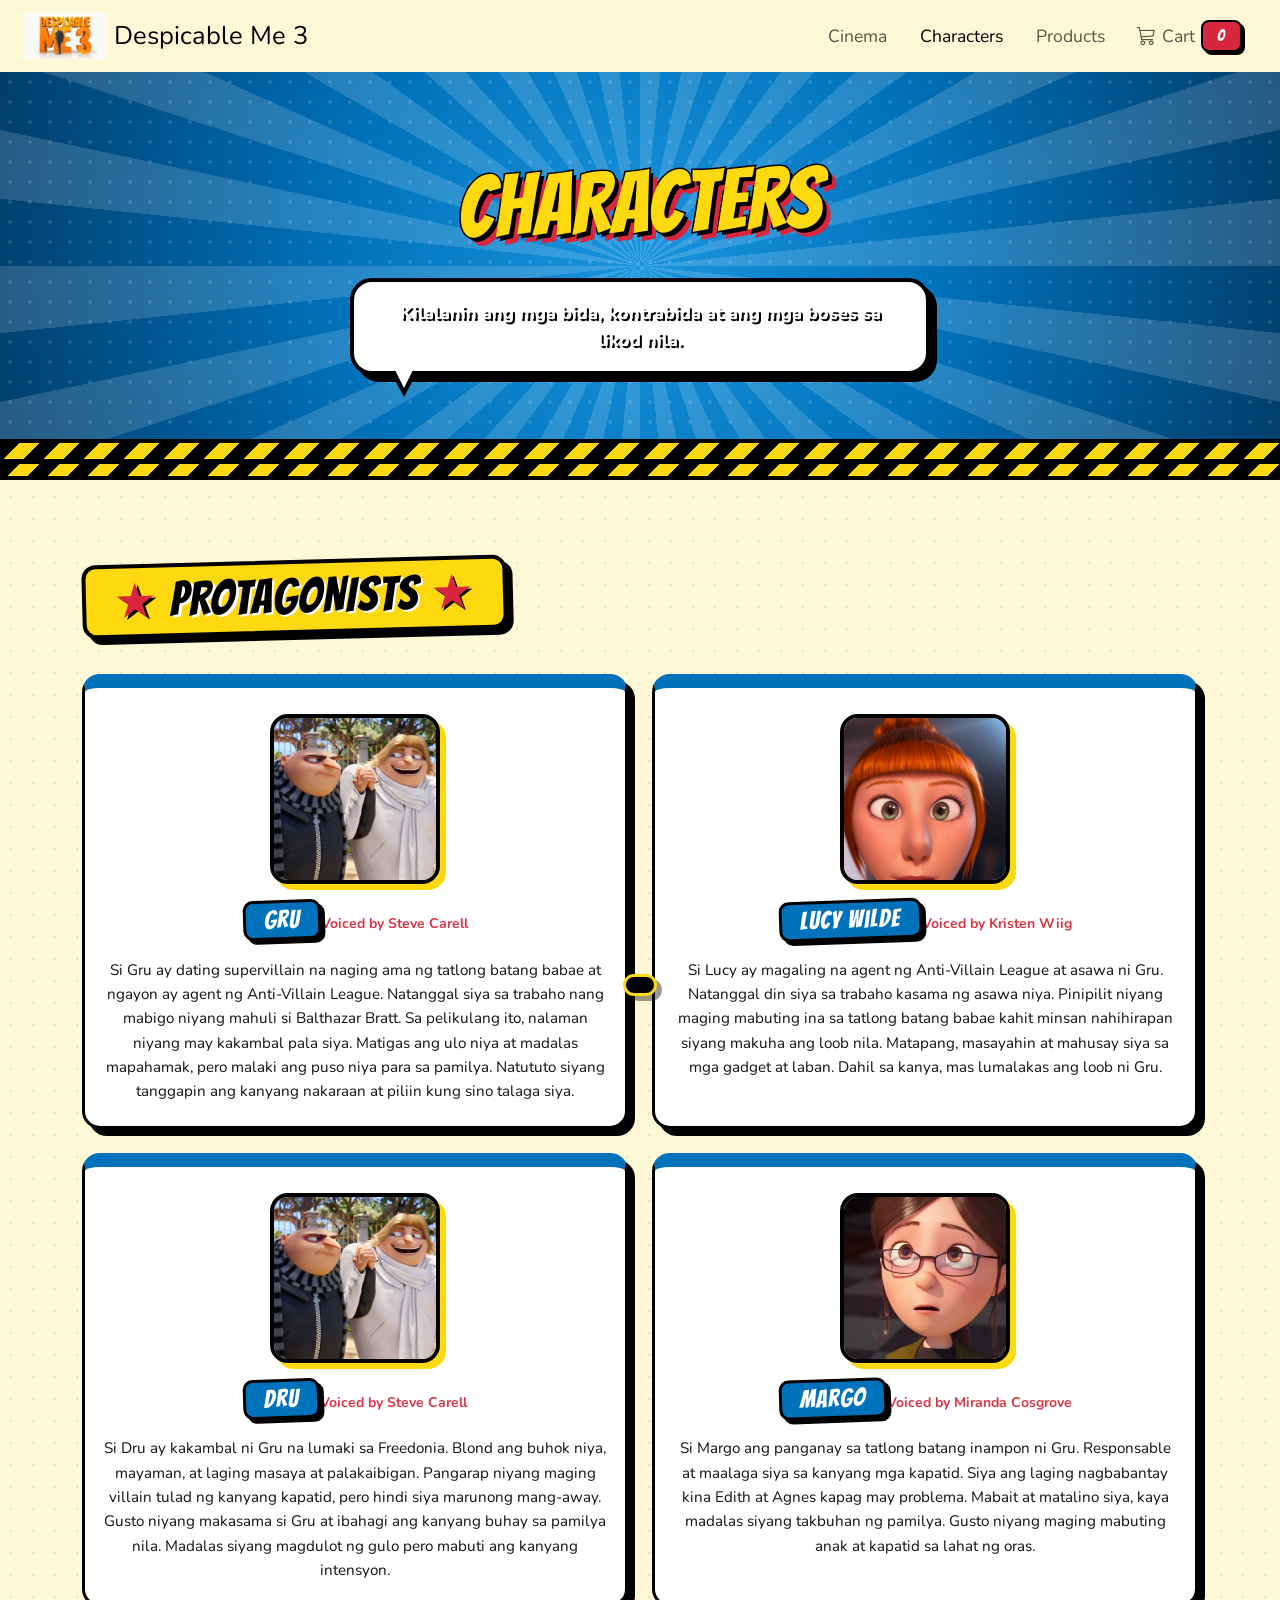
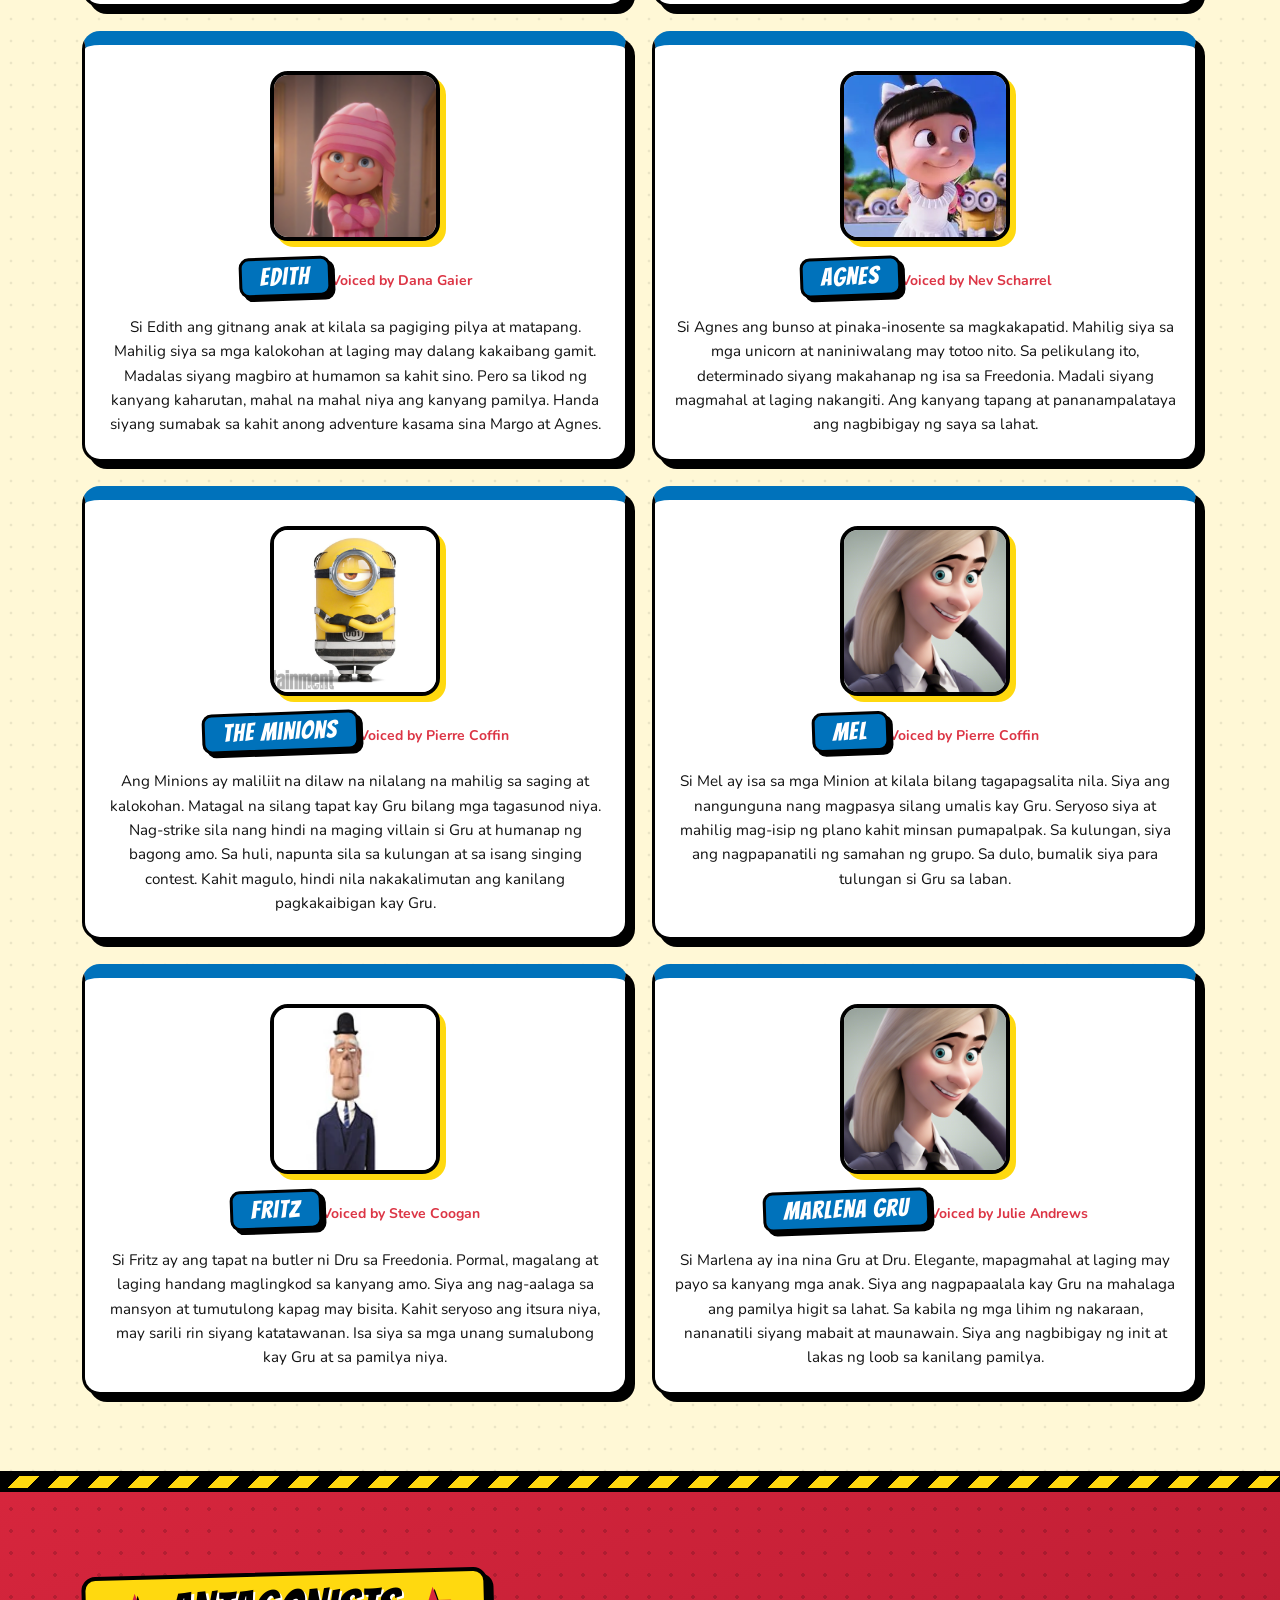
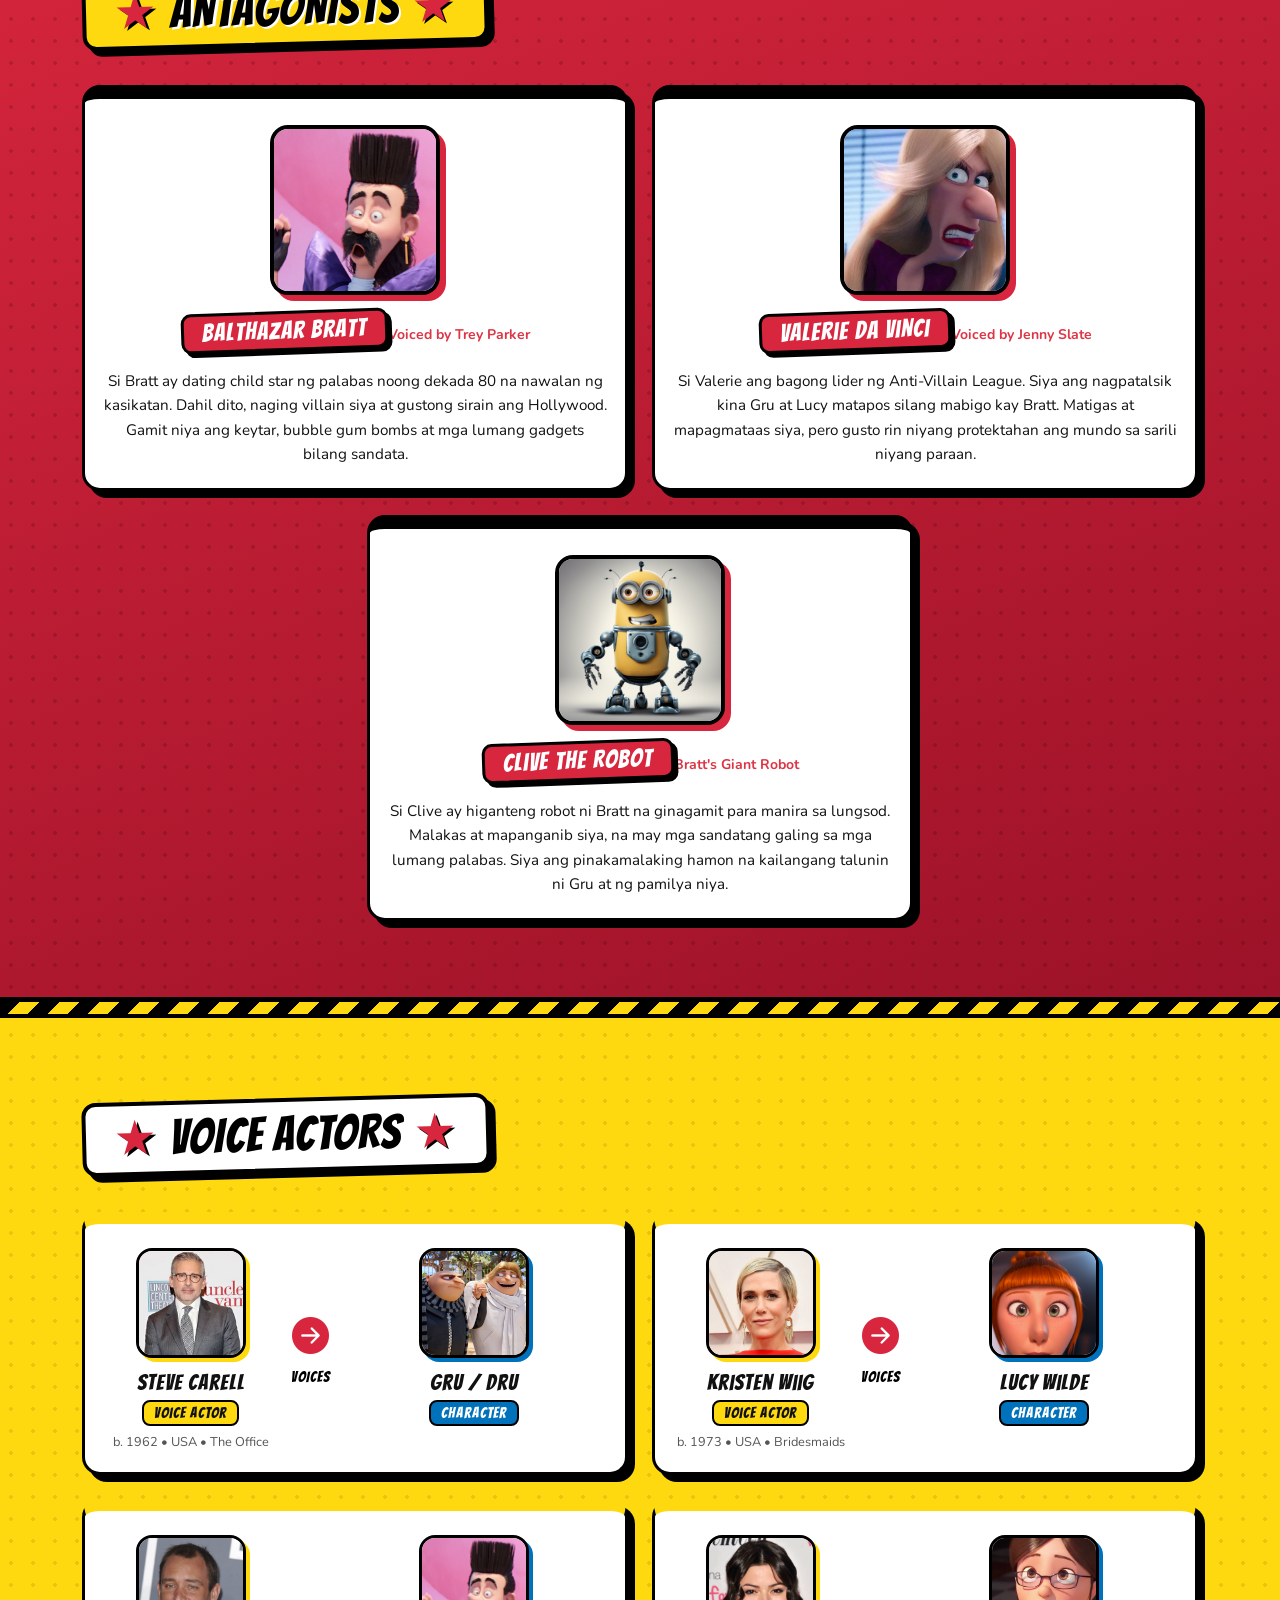
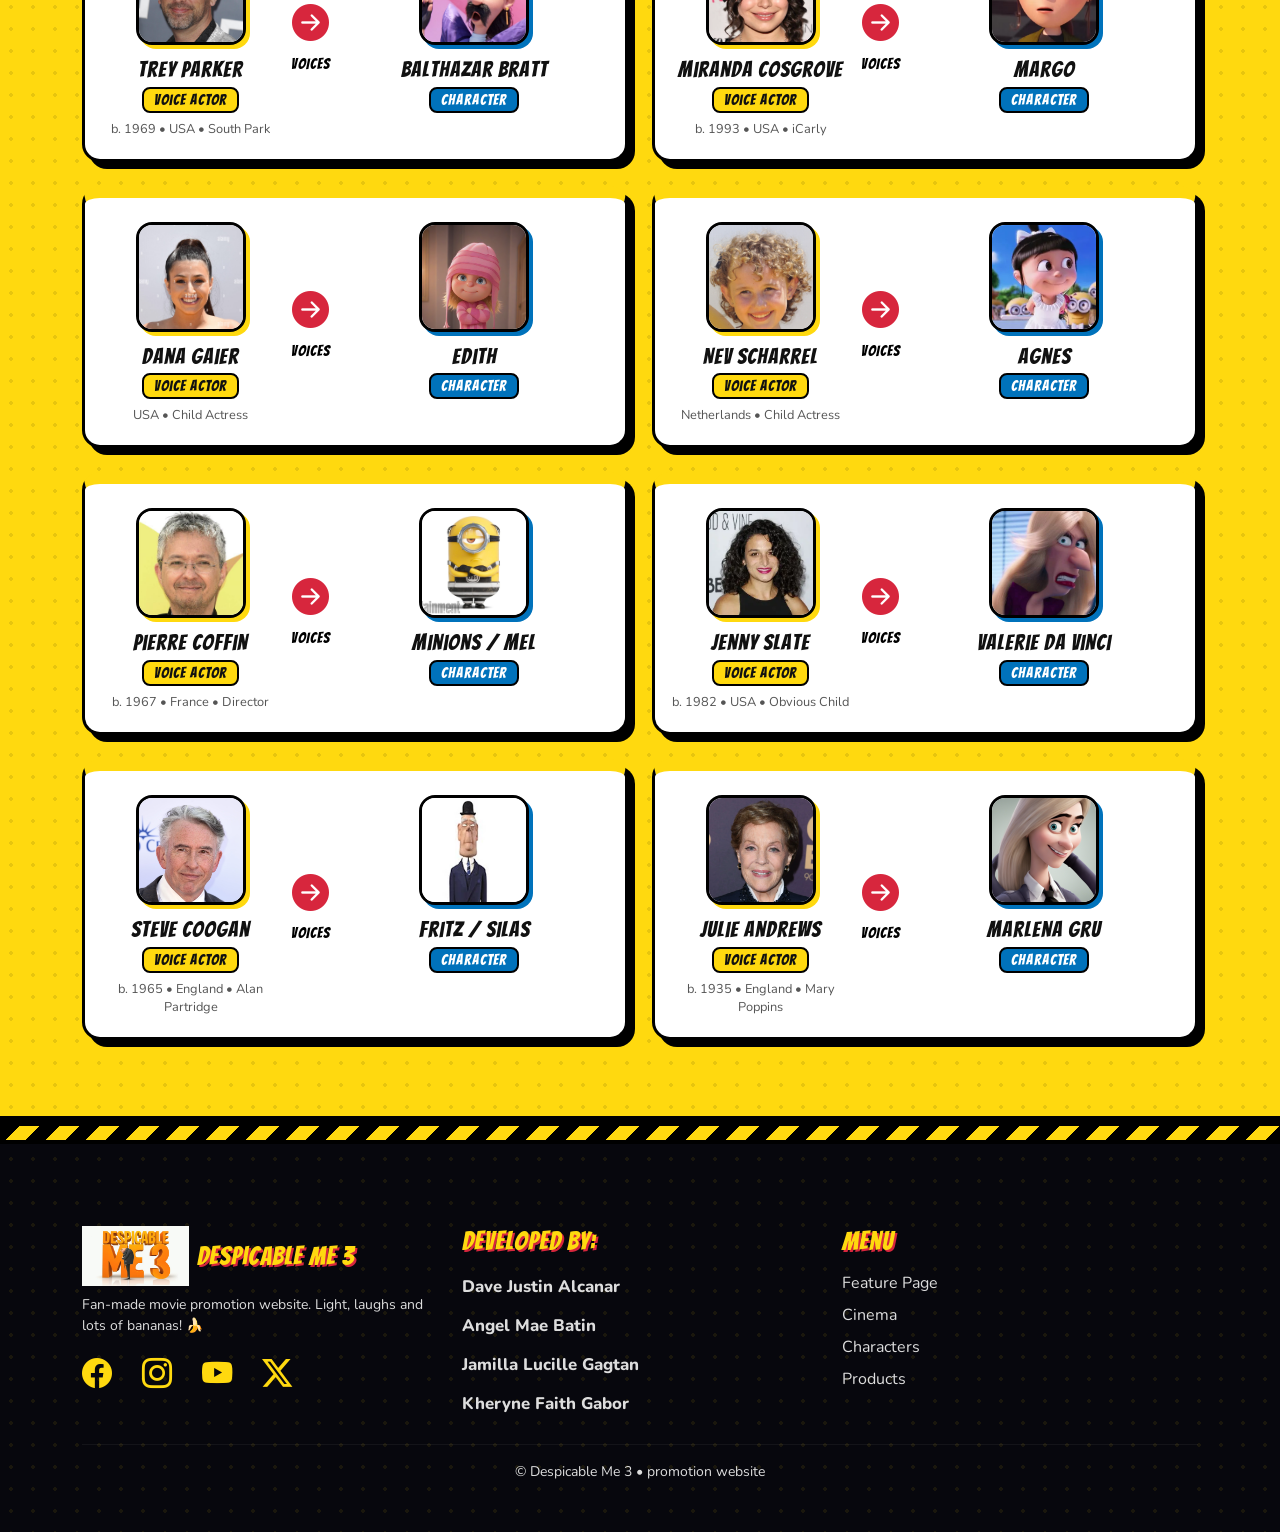
<file: characters.html>
<!DOCTYPE html>
<html lang="en">
<head>
<meta charset="UTF-8">
<meta name="viewport" content="width=device-width, initial-scale=1">
<title>Characters | Despicable Me 3</title>
<link rel="stylesheet" href="https://cdn.jsdelivr.net/npm/bootstrap@5.3.3/dist/css/bootstrap.min.css">
<link rel="stylesheet" href="https://cdn.jsdelivr.net/npm/bootstrap-icons@1.11.3/font/bootstrap-icons.min.css">
<link rel="stylesheet" href="rsc/css/style.css">
</head>
<body>

<header id="site-header"></header>

<section class="page-h text-center">
  <div class="container">
    <h1>CHARACTERS</h1>
    <p class="lead mb-0">Kilalanin ang mga bida, kontrabida at ang mga boses sa likod nila.</p>
  </div>
</section>

<!-- ================= PROTAGONISTS ================= -->
<section class="sec sec-light" id="protagonists">
  <div class="container">
    <h2 class="ttl text-center">PROTAGONISTS</h2>
    <div class="row g-4">

      <div class="col-lg-6"><div class="pop ccard h-100">
        <img class="cimg" src="media/img/gru_dru.jpg" alt="Gru">
        <div><h4>Gru</h4><small class="fw-bold text-danger">Voiced by Steve Carell</small>
        <p class="mb-0">Si Gru ay dating supervillain na naging ama ng tatlong batang babae at ngayon ay agent ng Anti-Villain League. Natanggal siya sa trabaho nang mabigo niyang mahuli si Balthazar Bratt. Sa pelikulang ito, nalaman niyang may kakambal pala siya. Matigas ang ulo niya at madalas mapahamak, pero malaki ang puso niya para sa pamilya. Natututo siyang tanggapin ang kanyang nakaraan at piliin kung sino talaga siya.</p></div>
      </div></div>

      <div class="col-lg-6"><div class="pop ccard h-100">
        <img class="cimg" src="media/img/lucy.jpg" alt="Lucy Wilde">
        <div><h4>Lucy Wilde</h4><small class="fw-bold text-danger">Voiced by Kristen Wiig</small>
        <p class="mb-0">Si Lucy ay magaling na agent ng Anti-Villain League at asawa ni Gru. Natanggal din siya sa trabaho kasama ng asawa niya. Pinipilit niyang maging mabuting ina sa tatlong batang babae kahit minsan nahihirapan siyang makuha ang loob nila. Matapang, masayahin at mahusay siya sa mga gadget at laban. Dahil sa kanya, mas lumalakas ang loob ni Gru.</p></div>
      </div></div>

      <div class="col-lg-6"><div class="pop ccard h-100">
        <img class="cimg" src="media/img/gru_dru.jpg" alt="Dru">
        <div><h4>Dru</h4><small class="fw-bold text-danger">Voiced by Steve Carell</small>
        <p class="mb-0">Si Dru ay kakambal ni Gru na lumaki sa Freedonia. Blond ang buhok niya, mayaman, at laging masaya at palakaibigan. Pangarap niyang maging villain tulad ng kanyang kapatid, pero hindi siya marunong mang-away. Gusto niyang makasama si Gru at ibahagi ang kanyang buhay sa pamilya nila. Madalas siyang magdulot ng gulo pero mabuti ang kanyang intensyon.</p></div>
      </div></div>

      <div class="col-lg-6"><div class="pop ccard h-100">
        <img class="cimg" src="media/img/margo.avif" alt="Margo">
        <div><h4>Margo</h4><small class="fw-bold text-danger">Voiced by Miranda Cosgrove</small>
        <p class="mb-0">Si Margo ang panganay sa tatlong batang inampon ni Gru. Responsable at maalaga siya sa kanyang mga kapatid. Siya ang laging nagbabantay kina Edith at Agnes kapag may problema. Mabait at matalino siya, kaya madalas siyang takbuhan ng pamilya. Gusto niyang maging mabuting anak at kapatid sa lahat ng oras.</p></div>
      </div></div>

      <div class="col-lg-6"><div class="pop ccard h-100">
        <img class="cimg" src="media/img/edith.webp" alt="Edith">
        <div><h4>Edith</h4><small class="fw-bold text-danger">Voiced by Dana Gaier</small>
        <p class="mb-0">Si Edith ang gitnang anak at kilala sa pagiging pilya at matapang. Mahilig siya sa mga kalokohan at laging may dalang kakaibang gamit. Madalas siyang magbiro at humamon sa kahit sino. Pero sa likod ng kanyang kaharutan, mahal na mahal niya ang kanyang pamilya. Handa siyang sumabak sa kahit anong adventure kasama sina Margo at Agnes.</p></div>
      </div></div>

      <div class="col-lg-6"><div class="pop ccard h-100">
        <img class="cimg" src="media/img/agnes.webp" alt="Agnes">
        <div><h4>Agnes</h4><small class="fw-bold text-danger">Voiced by Nev Scharrel</small>
        <p class="mb-0">Si Agnes ang bunso at pinaka-inosente sa magkakapatid. Mahilig siya sa mga unicorn at naniniwalang may totoo nito. Sa pelikulang ito, determinado siyang makahanap ng isa sa Freedonia. Madali siyang magmahal at laging nakangiti. Ang kanyang tapang at pananampalataya ang nagbibigay ng saya sa lahat.</p></div>
      </div></div>

      <div class="col-lg-6"><div class="pop ccard h-100">
        <img class="cimg" src="media/img/minions.jpg" alt="Minions">
        <div><h4>The Minions</h4><small class="fw-bold text-danger">Voiced by Pierre Coffin</small>
        <p class="mb-0">Ang Minions ay maliliit na dilaw na nilalang na mahilig sa saging at kalokohan. Matagal na silang tapat kay Gru bilang mga tagasunod niya. Nag-strike sila nang hindi na maging villain si Gru at humanap ng bagong amo. Sa huli, napunta sila sa kulungan at sa isang singing contest. Kahit magulo, hindi nila nakakalimutan ang kanilang pagkakaibigan kay Gru.</p></div>
      </div></div>

      <div class="col-lg-6"><div class="pop ccard h-100">
        <img class="cimg" src="media/img/marlena.png" alt="Mel">
        <div><h4>Mel</h4><small class="fw-bold text-danger">Voiced by Pierre Coffin</small>
        <p class="mb-0">Si Mel ay isa sa mga Minion at kilala bilang tagapagsalita nila. Siya ang nangunguna nang magpasya silang umalis kay Gru. Seryoso siya at mahilig mag-isip ng plano kahit minsan pumapalpak. Sa kulungan, siya ang nagpapanatili ng samahan ng grupo. Sa dulo, bumalik siya para tulungan si Gru sa laban.</p></div>
      </div></div>

      <div class="col-lg-6"><div class="pop ccard h-100">
        <img class="cimg" src="media/img/Fritz_150w.webp" alt="Fritz">
        <div><h4>Fritz</h4><small class="fw-bold text-danger">Voiced by Steve Coogan</small>
        <p class="mb-0">Si Fritz ay ang tapat na butler ni Dru sa Freedonia. Pormal, magalang at laging handang maglingkod sa kanyang amo. Siya ang nag-aalaga sa mansyon at tumutulong kapag may bisita. Kahit seryoso ang itsura niya, may sarili rin siyang katatawanan. Isa siya sa mga unang sumalubong kay Gru at sa pamilya niya.</p></div>
      </div></div>

      <div class="col-lg-6"><div class="pop ccard h-100">
        <img class="cimg" src="media/img/marlena.png" alt="Marlena Gru">
        <div><h4>Marlena Gru</h4><small class="fw-bold text-danger">Voiced by Julie Andrews</small>
        <p class="mb-0">Si Marlena ay ina nina Gru at Dru. Elegante, mapagmahal at laging may payo sa kanyang mga anak. Siya ang nagpapaalala kay Gru na mahalaga ang pamilya higit sa lahat. Sa kabila ng mga lihim ng nakaraan, nananatili siyang mabait at maunawain. Siya ang nagbibigay ng init at lakas ng loob sa kanilang pamilya.</p></div>
      </div></div>

    </div>
  </div>
</section>

<!-- ================= ANTAGONISTS ================= -->
<section class="sec sec-red" id="antagonists">
  <div class="container">
    <h2 class="ttl text-center">ANTAGONISTS</h2>
    <div class="row g-4 justify-content-center">

      <div class="col-lg-6"><div class="pop ccard h-100">
        <img class="cimg" src="media/img/brat.avif" alt="Balthazar Bratt">
        <div><h4>Balthazar Bratt</h4><small class="fw-bold text-danger">Voiced by Trey Parker</small>
        <p class="mb-0">Si Bratt ay dating child star ng palabas noong dekada 80 na nawalan ng kasikatan. Dahil dito, naging villain siya at gustong sirain ang Hollywood. Gamit niya ang keytar, bubble gum bombs at mga lumang gadgets bilang sandata.</p></div>
      </div></div>

      <div class="col-lg-6"><div class="pop ccard h-100">
        <img class="cimg" src="media/img/valirie.webp" alt="Valerie Da Vinci">
        <div><h4>Valerie Da Vinci</h4><small class="fw-bold text-danger">Voiced by Jenny Slate</small>
        <p class="mb-0">Si Valerie ang bagong lider ng Anti-Villain League. Siya ang nagpatalsik kina Gru at Lucy matapos silang mabigo kay Bratt. Matigas at mapagmataas siya, pero gusto rin niyang protektahan ang mundo sa sarili niyang paraan.</p></div>
      </div></div>

      <div class="col-lg-6"><div class="pop ccard h-100">
        <img class="cimg" src="media/img/robot.png" alt="Clive the Robot">
        <div><h4>Clive the Robot</h4><small class="fw-bold text-danger">Bratt's Giant Robot</small>
        <p class="mb-0">Si Clive ay higanteng robot ni Bratt na ginagamit para manira sa lungsod. Malakas at mapanganib siya, na may mga sandatang galing sa mga lumang palabas. Siya ang pinakamalaking hamon na kailangang talunin ni Gru at ng pamilya niya.</p></div>
      </div></div>

    </div>
  </div>
</section>

<!--VOICE ACTORS  -->
<section class="sec sec-yellow" id="voice">
  <div class="container">
    <h2 class="ttl text-center">VOICE ACTORS</h2>
    <div class="row g-4">

      <div class="col-12 col-lg-6"><div class="pop vc h-100">
        <div class="vside"><img src="media/img/carell.webp" alt="Steve Carell"><h5>Steve Carell</h5><span>Voice Actor</span><small>b. 1962 • USA • The Office</small></div>
        <div class="varrow"><i class="bi bi-arrow-right-circle-fill"></i><b>VOICES</b></div>
        <div class="vside chr"><img src="media/img/gru_dru.jpg" alt="Gru"><h5>Gru / Dru</h5><span>Character</span></div>
      </div></div>

      <div class="col-12 col-lg-6"><div class="pop vc h-100">
        <div class="vside"><img src="media/img/wiig.webp" alt="Kristen Wiig"><h5>Kristen Wiig</h5><span>Voice Actor</span><small>b. 1973 • USA • Bridesmaids</small></div>
        <div class="varrow"><i class="bi bi-arrow-right-circle-fill"></i><b>VOICES</b></div>
        <div class="vside chr"><img src="media/img/lucy.jpg" alt="Lucy Wilde"><h5>Lucy Wilde</h5><span>Character</span></div>
      </div></div>

      <div class="col-12 col-lg-6"><div class="pop vc h-100">
        <div class="vside"><img src="media/img/parker.avif" alt="Trey Parker"><h5>Trey Parker</h5><span>Voice Actor</span><small>b. 1969 • USA • South Park</small></div>
        <div class="varrow"><i class="bi bi-arrow-right-circle-fill"></i><b>VOICES</b></div>
        <div class="vside chr"><img src="media/img/brat.avif" alt="Balthazar Bratt"><h5>Balthazar Bratt</h5><span>Character</span></div>
      </div></div>

      <div class="col-12 col-lg-6"><div class="pop vc h-100">
        <div class="vside"><img src="media/img/miranda.webp" alt="Miranda Cosgrove"><h5>Miranda Cosgrove</h5><span>Voice Actor</span><small>b. 1993 • USA • iCarly</small></div>
        <div class="varrow"><i class="bi bi-arrow-right-circle-fill"></i><b>VOICES</b></div>
        <div class="vside chr"><img src="media/img/margo.avif" alt="Margo"><h5>Margo</h5><span>Character</span></div>
      </div></div>

      <div class="col-12 col-lg-6"><div class="pop vc h-100">
        <div class="vside"><img src="media/img/dana.jpg" alt="Dana Gaier"><h5>Dana Gaier</h5><span>Voice Actor</span><small>USA • Child Actress</small></div>
        <div class="varrow"><i class="bi bi-arrow-right-circle-fill"></i><b>VOICES</b></div>
        <div class="vside chr"><img src="media/img/edith.webp" alt="Edith"><h5>Edith</h5><span>Character</span></div>
      </div></div>

      <div class="col-12 col-lg-6"><div class="pop vc h-100">
        <div class="vside"><img src="media/img/scharrel.jpg" alt="Nev Scharrel"><h5>Nev Scharrel</h5><span>Voice Actor</span><small>Netherlands • Child Actress</small></div>
        <div class="varrow"><i class="bi bi-arrow-right-circle-fill"></i><b>VOICES</b></div>
        <div class="vside chr"><img src="media/img/agnes.webp" alt="Agnes"><h5>Agnes</h5><span>Character</span></div>
      </div></div>

      <div class="col-12 col-lg-6"><div class="pop vc h-100">
        <div class="vside"><img src="media/img/coffin.jpg" alt="Pierre Coffin"><h5>Pierre Coffin</h5><span>Voice Actor</span><small>b. 1967 • France • Director</small></div>
        <div class="varrow"><i class="bi bi-arrow-right-circle-fill"></i><b>VOICES</b></div>
        <div class="vside chr"><img src="media/img/minions.jpg" alt="Minions"><h5>Minions / Mel</h5><span>Character</span></div>
      </div></div>

      <div class="col-12 col-lg-6"><div class="pop vc h-100">
        <div class="vside"><img src="media/img/slate.webp" alt="Jenny Slate"><h5>Jenny Slate</h5><span>Voice Actor</span><small>b. 1982 • USA • Obvious Child</small></div>
        <div class="varrow"><i class="bi bi-arrow-right-circle-fill"></i><b>VOICES</b></div>
        <div class="vside chr"><img src="media/img/valirie.webp" alt="Valerie Da Vinci"><h5>Valerie Da Vinci</h5><span>Character</span></div>
      </div></div>

      <div class="col-12 col-lg-6"><div class="pop vc h-100">
        <div class="vside"><img src="media/img/coogan.avif" alt="Steve Coogan"><h5>Steve Coogan</h5><span>Voice Actor</span><small>b. 1965 • England • Alan Partridge</small></div>
        <div class="varrow"><i class="bi bi-arrow-right-circle-fill"></i><b>VOICES</b></div>
        <div class="vside chr"><img src="media/img/Fritz_150w.webp" alt="Fritz"><h5>Fritz / Silas</h5><span>Character</span></div>
      </div></div>

      <div class="col-12 col-lg-6"><div class="pop vc h-100">
        <div class="vside"><img src="media/img/julie.webp" alt="Julie Andrews"><h5>Julie Andrews</h5><span>Voice Actor</span><small>b. 1935 • England • Mary Poppins</small></div>
        <div class="varrow"><i class="bi bi-arrow-right-circle-fill"></i><b>VOICES</b></div>
        <div class="vside chr"><img src="media/img/marlena.png" alt="Marlena Gru"><h5>Marlena Gru</h5><span>Character</span></div>
      </div></div>

    </div>
  </div>
</section>

<footer id="site-footer"></footer>

<script src="https://cdn.jsdelivr.net/npm/bootstrap@5.3.3/dist/js/bootstrap.bundle.min.js"></script>
<script src="rsc/js/main.js"></script>
</body>
</html>
</file>
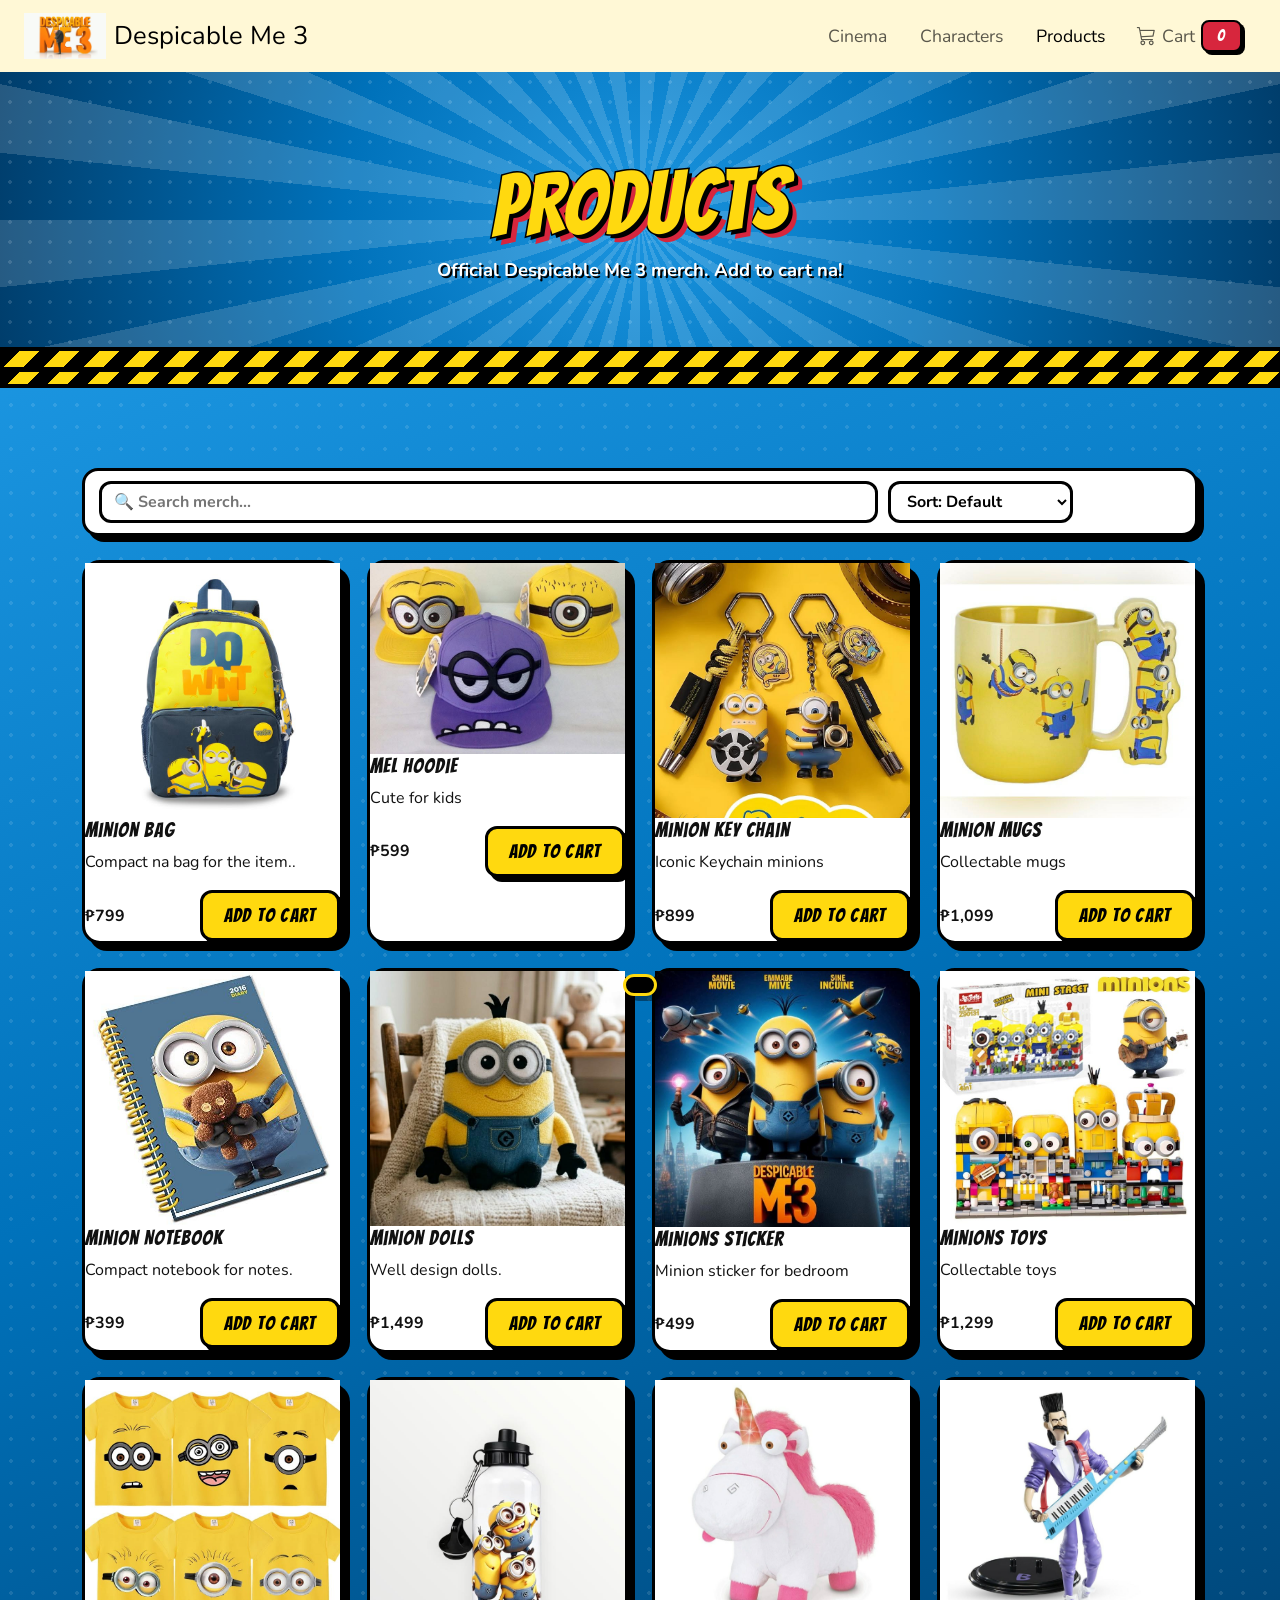
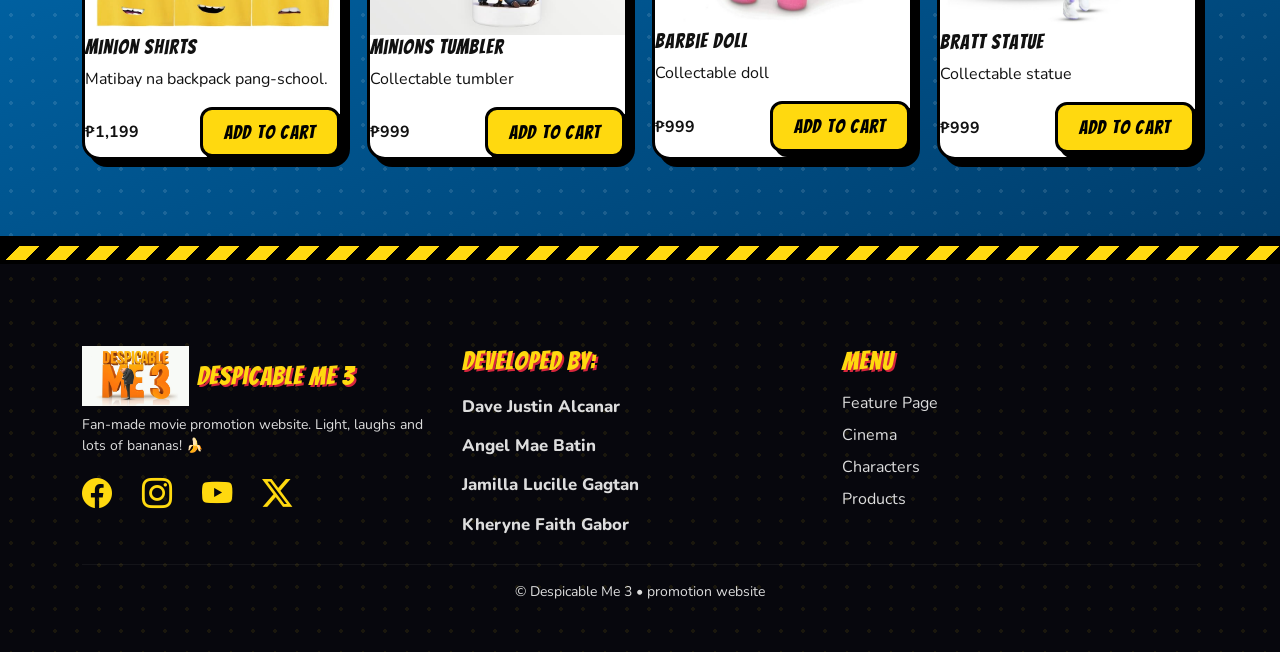
<file: products.html>
<!DOCTYPE html>
<html lang="en">
<head>
<meta charset="UTF-8">
<meta name="viewport" content="width=device-width, initial-scale=1">
<title>Despicable Me 3 | Products</title>
<link rel="stylesheet" href="https://cdn.jsdelivr.net/npm/bootstrap@5.3.3/dist/css/bootstrap.min.css">
<link rel="stylesheet" href="https://cdn.jsdelivr.net/npm/bootstrap-icons@1.11.3/font/bootstrap-icons.min.css">
<link rel="stylesheet" href="rsc/css/style.css">
<body>
<header id="site-header"></header>

<section class="page-h"><div class="container"><h1>PRODUCTS</h1><p class="m-0 fw-bold">Official Despicable Me 3 merch. Add to cart na!</p></div></section>

<section class="sec sec-blue"><div class="container">
  <div class="row row-cols-1 row-cols-sm-2 row-cols-lg-4 g-4">
    <!-- PICTURES: PRODUCTS -->
    <div class="col"><div class="pop pcard h-100"><img src="media/img/P1.jpg" alt=""><div class="pb"><h5>minion bag</h5><p>Compact na bag for the item..</p><div class="d-flex justify-content-between align-items-center"><b class="price">₱799</b><button class="btn btn-y btn-sm add" data-price="799">Add To Cart</button></div></div></div></div>
    <div class="col"><div class="pop pcard h-100"><img src="media/img/P2.jpg" alt=""><div class="pb"><h5>Mel hoodie</h5><p>Cute for kids</p><div class="d-flex justify-content-between align-items-center"><b class="price">₱599</b><button class="btn btn-y btn-sm add" data-price="599">Add To Cart</button></div></div></div></div>
    <div class="col"><div class="pop pcard h-100"><img src="media/img/P3.jpg" alt=""><div class="pb"><h5>Minion key chain</h5><p>Iconic Keychain minions</p><div class="d-flex justify-content-between align-items-center"><b class="price">₱899</b><button class="btn btn-y btn-sm add" data-price="899">Add To Cart</button></div></div></div></div>
    <div class="col"><div class="pop pcard h-100"><img src="media/img/P4.jpg" alt=""><div class="pb"><h5>Minion mugs</h5><p>Collectable mugs</p><div class="d-flex justify-content-between align-items-center"><b class="price">₱1,099</b><button class="btn btn-y btn-sm add" data-price="1099">Add To Cart</button></div></div></div></div>
    <div class="col"><div class="pop pcard h-100"><img src="media/img/P5.jpg" alt=""><div class="pb"><h5>Minion Notebook</h5><p>Compact notebook for notes.</p><div class="d-flex justify-content-between align-items-center"><b class="price">₱399</b><button class="btn btn-y btn-sm add" data-price="399">Add To Cart</button></div></div></div></div>
    <div class="col"><div class="pop pcard h-100"><img src="media/img/P6.jpg" alt=""><div class="pb"><h5>Minion dolls</h5><p>Well design dolls.</p><div class="d-flex justify-content-between align-items-center"><b class="price">₱1,499</b><button class="btn btn-y btn-sm add" data-price="1499">Add To Cart</button></div></div></div></div>
    <div class="col"><div class="pop pcard h-100"><img src="media/img/P7.jpg" alt=""><div class="pb"><h5>minions sticker</h5><p>Minion sticker for bedroom</p><div class="d-flex justify-content-between align-items-center"><b class="price">₱499</b><button class="btn btn-y btn-sm add" data-price="499">Add To Cart</button></div></div></div></div>
    <div class="col"><div class="pop pcard h-100"><img src="media/img/P8.jpg" alt=""><div class="pb"><h5>Minions Toys</h5><p>Collectable toys</p><div class="d-flex justify-content-between align-items-center"><b class="price">₱1,299</b><button class="btn btn-y btn-sm add" data-price="1299">Add To Cart</button></div></div></div></div>
    <div class="col"><div class="pop pcard h-100"><img src="media/img/P9.jpg" alt=""><div class="pb"><h5>Minion Shirts</h5><p>Matibay na backpack pang-school.</p><div class="d-flex justify-content-between align-items-center"><b class="price">₱1,199</b><button class="btn btn-y btn-sm add" data-price="1199">Add To Cart</button></div></div></div></div>
    <div class="col"><div class="pop pcard h-100"><img src="media/img/P10.jpg" alt=""><div class="pb"><h5>Minions tumbler</h5><p>Collectable tumbler</p><div class="d-flex justify-content-between align-items-center"><b class="price">₱999</b><button class="btn btn-y btn-sm add" data-price="999">Add To Cart</button></div></div></div></div>
    <div class="col"><div class="pop pcard h-100"><img src="media/img/Barbie.jpg" alt=""><div class="pb"><h5>Barbie Doll</h5><p>Collectable doll</p><div class="d-flex justify-content-between align-items-center"><b class="price">₱999</b><button class="btn btn-y btn-sm add" data-price="999">Add To Cart</button></div></div></div></div>
    <div class="col"><div class="pop pcard h-100"><img src="media/img/brattstat.jpg" alt=""><div class="pb"><h5>Bratt Statue</h5><p>Collectable statue</p><div class="d-flex justify-content-between align-items-center"><b class="price">₱999</b><button class="btn btn-y btn-sm add" data-price="999">Add To Cart</button></div></div></div></div>
</div></section>

<footer id="site-footer"></footer>
<script src="https://cdn.jsdelivr.net/npm/bootstrap@5.3.3/dist/js/bootstrap.bundle.min.js"></script>
<script src="rsc/js/main.js"></script>
</body>
</html>
</file>
<file: rsc/css/style.css>
@import url('https://fonts.googleapis.com/css2?family=Bangers&family=Nunito:wght@400;700;800;900&display=swap');

:root{--y:#FFD90F;--y2:#ffe95c;--b:#0072BB;--b2:#1b95e0;--bd:#003d6b;--r:#D7263D;--rd:#9c1228;--k:#07070D;--cream:#fff8d6}
*{box-sizing:border-box}
html{scroll-behavior:smooth;scroll-padding-top:80px}
body{font-family:'Nunito',sans-serif;color:#111;background:var(--cream);overflow-x:hidden}
h1,h2,h3,h4,h5,.ttl{font-family:'Bangers',cursive;letter-spacing:1px;font-weight:400}
img{max-width:100%}
::selection{background:var(--y);color:#000}

/* KEYFRAMES */
@keyframes haz{to{background-position:40px 0}}
@keyframes spin{to{rotate:360deg}}
@keyframes rays{to{transform:rotate(360deg)}}
@keyframes flo{0%,100%{transform:rotate(4deg) translateY(0)}50%{transform:rotate(2deg) translateY(-14px)}}
@keyframes swing{0%,100%{transform:translateX(-50%) rotate(-6deg)}50%{transform:translateX(-50%) rotate(3deg) scale(1.06)}}
@keyframes wob{0%,100%{rotate:-4deg}50%{rotate:4deg;scale:1.08}}
@keyframes bob{0%,100%{translate:0 0}50%{translate:0 -9px}}
@keyframes nudge{50%{transform:translateX(7px)}}
@keyframes pulse{0%{box-shadow:5px 5px 0 #000,0 0 0 0 #ffd90fcc}100%{box-shadow:5px 5px 0 #000,0 0 0 18px #ffd90f00}}
@keyframes rise{from{opacity:0;translate:0 60px;scale:.92}to{opacity:1;translate:0 0;scale:1}}
/* ===== FIX HEADER: logo + title sa kaliwang gilid, links sa kanan ===== */
.nav-dm > .container{max-width:100% !important;padding-left:24px;padding-right:24px}
.nav-dm .navbar-brand{display:flex !important;align-items:center;gap:10px;flex-shrink:0;white-space:nowrap;margin:0 auto 0 0}
.nav-dm .navbar-brand span{font-size:1.6rem;line-height:1;white-space:nowrap}
.nav-dm .logo{height:46px !important;width:auto !important;flex-shrink:0}
.nav-dm .navbar-nav{align-items:center;gap:4px}
.nav-dm .nav-link{display:flex !important;flex-direction:row !important;align-items:center;gap:6px;white-space:nowrap;padding:.4rem .9rem !important;font-size:1.1rem;margin:0}
.nav-dm .nav-link .bi{font-size:1.2rem;line-height:1;display:inline-block}
.nav-dm .nav-link .badge{position:static !important;transform:none}
@media(max-width:767px){
  .nav-dm .navbar-nav{align-items:flex-start}
  .nav-dm .navbar-brand span{font-size:1.2rem}
}
/*BUTTONS*/
.btn{font-family:'Bangers';letter-spacing:1.2px;border:3px solid #000!important;border-radius:12px;box-shadow:5px 5px 0 #000;transition:.15s;font-size:1.2rem;padding:.5rem 1.3rem}
.btn:hover{transform:translate(-2px,-3px) rotate(-2deg);box-shadow:8px 8px 0 #000}
.btn:active{transform:translate(3px,3px);box-shadow:1px 1px 0 #000}
.btn-y{background:var(--y);color:#000}.btn-y:hover{background:var(--y2);color:#000}
.btn-b{background:var(--b);color:#fff}.btn-b:hover{background:var(--b2);color:#fff}
.btn-dark{background:#000;color:var(--y)}.btn-dark:hover{background:#222;color:#fff}
.btn-lg{font-size:1.45rem;padding:.6rem 1.7rem}
.hero .btn-y:not(:hover){animation:pulse 1.7s infinite}

/* BADGES*/
.badge{font-family:'Bangers';letter-spacing:1px;font-weight:400;border:2px solid #000;font-size:1rem;padding:.4em .85em;border-radius:8px}
.badge.bg-danger{background:var(--r)!important;box-shadow:3px 3px 0 #000;display:inline-block;animation:wob 1.8s ease-in-out infinite}
.badge.bg-dark{background:#000!important;color:var(--y)}

/*CARD */
.pop{background:#fff;color:#111;border:3px solid #000;border-radius:18px;box-shadow:7px 7px 0 #000;transition:transform .2s,box-shadow .2s;position:relative}
.pop:hover{transform:translate(-3px,-6px) rotate(-1deg);box-shadow:12px 12px 0 #000}
.row>[class*=col]:nth-child(even)>.pop:hover{transform:translate(-3px,-6px) rotate(1deg)}
.row>[class*=col]>.pop{height:100%}
.row>[class*=col]>a{display:block}

/*SECTIONS */
.sec{position:relative;padding:96px 0 76px;border-bottom:5px solid #000}
.sec::before,.hero::after,.page-h::after,#site-footer::before{content:"";position:absolute;left:0;right:0;border-color:#000;border-style:solid;border-width:0;
 background:linear-gradient(135deg,#000 25%,var(--y) 25% 50%,#000 50% 75%,var(--y) 75%);background-size:40px 40px;animation:haz 1.1s linear infinite}
.sec::before{top:0;height:16px;border-bottom-width:4px}
.sec-light{background:radial-gradient(#00000014 1.5px,transparent 1.6px) 0 0/22px 22px,var(--cream)}
.sec-yellow{background:radial-gradient(#00000018 1.7px,transparent 1.8px) 0 0/22px 22px,var(--y)}
.sec-blue{background:radial-gradient(#ffffff1c 1.7px,transparent 1.8px) 0 0/22px 22px,linear-gradient(160deg,var(--b2),var(--b) 45%,var(--bd));color:#fff}
.sec-red{background:radial-gradient(#00000026 1.7px,transparent 1.8px) 0 0/22px 22px,linear-gradient(160deg,var(--r),var(--rd));color:#fff}
.sec-dark{background:radial-gradient(#ffd90f1f 1.7px,transparent 1.8px) 0 0/24px 24px,var(--k);color:#fff}

/*SECTION TITLE */
.ttl{position:relative;display:inline-block;background:var(--y);color:#000;font-size:clamp(1.9rem,4.2vw,3rem);padding:4px 28px;border:4px solid #000;border-radius:14px;box-shadow:6px 6px 0 #000;transform:rotate(-1.5deg);margin-bottom:40px;text-shadow:2px 2px 0 #fff}
.ttl::before,.ttl::after{content:"★";display:inline-block;color:var(--r);text-shadow:2px 2px 0 #000;animation:spin 4s linear infinite}
.ttl::before{margin-right:12px}.ttl::after{margin-left:12px;animation-direction:reverse}
.sec-yellow .ttl{background:#fff}
.sec-dark .ttl{box-shadow:6px 6px 0 var(--b)}
.sec-blue .ttl,.sec-red .ttl{box-shadow:6px 6px 0 #000}

/*HERO */
.hero{position:relative;overflow:hidden;padding:84px 0 110px;border-bottom:5px solid #000;color:#fff;
 background:radial-gradient(#ffffff22 1.8px,transparent 1.9px) 0 0/20px 20px,radial-gradient(circle at 76% 48%,var(--b2) 0,var(--b) 40%,var(--bd) 100%)}
.hero::before,.page-h::before{content:"";position:absolute;width:170vmax;height:170vmax;left:76%;top:48%;margin:-85vmax 0 0 -85vmax;pointer-events:none;
 background:repeating-conic-gradient(#ffffff26 0 6deg,transparent 6deg 12deg);animation:rays 70s linear infinite;will-change:transform}
.hero::after{bottom:0;height:24px;border-top-width:5px}
.hero .container{position:relative;z-index:2}
.hero h1,.hero h1.ttl{display:block;background:none;border:0;box-shadow:none;transform:rotate(-2deg);padding:0;margin:16px 0 26px;
 font-size:clamp(3rem,8.5vw,6rem);line-height:.95;color:var(--y);-webkit-text-stroke:3px #000;paint-order:stroke fill;text-shadow:4px 4px 0 #000,8px 8px 0 var(--r)}
.hero h1::before,.hero h1::after{content:none}
.lead{position:relative;background:#fff;color:#111;border:4px solid #000;border-radius:22px;padding:18px 24px;font-weight:800;font-size:1.12rem!important;box-shadow:7px 7px 0 #000;display:inline-block;max-width:580px;margin-bottom:34px}
.lead::after{content:"";position:absolute;left:36px;bottom:-26px;border:14px solid transparent;border-top:26px solid #000;border-bottom:0}
.lead::before{content:"";position:absolute;left:40px;bottom:-17px;border:10px solid transparent;border-top:20px solid #fff;border-bottom:0;z-index:1}
.hero .col-md-4{position:relative;text-align:center}
.poster{display:block;margin:0 auto;width:100%;max-width:300px;aspect-ratio:2/3;object-fit:cover;background:#fff;border:7px solid var(--y);border-radius:14px;
 box-shadow:0 0 0 4px #000,14px 14px 0 4px #000;transform:rotate(4deg);animation:flo 4.5s ease-in-out infinite}
.hero .col-md-4::after{content:"NOW SHOWING";position:absolute;bottom:-14px;left:50%;white-space:nowrap;font-family:'Bangers';font-size:1.4rem;letter-spacing:1.5px;color:#fff;background:var(--r);padding:3px 22px;border:3px solid #000;border-radius:8px;box-shadow:4px 4px 0 #000;z-index:3;animation:swing 2.4s ease-in-out infinite}

/*PAGE HEADER*/
.page-h{position:relative;padding:80px 0 84px;text-align:center;color:#fff;overflow:hidden;border-bottom:5px solid #000;
 background:radial-gradient(#ffffff22 1.8px,transparent 1.9px) 0 0/20px 20px,radial-gradient(circle at 50% 50%,var(--b2) 0,var(--b) 45%,var(--bd) 100%)}
.page-h::before{left:50%;top:50%}
.page-h::after{bottom:0;height:20px;border-top-width:4px}
.page-h .container{position:relative;z-index:2}
.page-h h1{font-size:clamp(2.8rem,7.5vw,5.4rem);color:var(--y);-webkit-text-stroke:3px #000;paint-order:stroke fill;text-shadow:4px 4px 0 #000,8px 8px 0 var(--r);transform:rotate(-1.5deg);margin:0}
.page-h p{font-weight:800;font-size:1.15rem;margin-top:22px;color:#fff;text-shadow:2px 2px 0 #000}

/*SYNOPSIS*/
#synopsis p{font-size:1.14rem;line-height:1.85;font-weight:600}
#synopsis p:first-of-type::first-letter{font-family:'Bangers';font-size:4.8rem;float:left;line-height:.8;margin:6px 14px 0 0;color:var(--r);text-shadow:3px 3px 0 #000}
#synopsis .pop,#synopsis .box{padding:34px;border-left:16px solid var(--r)}

/*MORE INFO*/
#info .pop{padding:28px 14px 22px;text-align:center;display:flex;flex-direction:column;align-items:center;border-bottom:10px solid var(--b)}
#info .row>div:nth-child(2) .pop{border-bottom-color:var(--r)}
#info .row>div:nth-child(3) .pop{border-bottom-color:#000}
#info .bi{display:block;font-size:3.3rem;line-height:1;color:var(--b);margin-bottom:12px;text-shadow:3px 3px 0 var(--y);transition:.3s;animation:bob 2.2s ease-in-out infinite}
#info .row>div:nth-child(2) .bi{animation-delay:.3s}
#info .row>div:nth-child(3) .bi{animation-delay:.6s}
#info .row>div:nth-child(4) .bi{animation-delay:.9s}
#info .pop:hover .bi{color:var(--r);transform:scale(1.2) rotate(-8deg)}
#info h5{color:var(--r);font-size:1.5rem;margin-bottom:4px}
#info p{margin:0;font-weight:800;font-size:1.05rem}

/*HIGHLIGHTS*/
#highlights .row{counter-reset:hl}
.hl{overflow:hidden;display:flex;flex-direction:column;counter-increment:hl}
.hl::before{content:counter(hl);position:absolute;top:10px;left:10px;z-index:3;min-width:40px;padding:0 10px;text-align:center;font-family:'Bangers';font-size:1.6rem;line-height:1.35;color:#fff;background:var(--r);border:3px solid #000;border-radius:10px;box-shadow:3px 3px 0 #000;animation:wob 2s ease-in-out infinite}
.hl .hp{display:block;width:100%;aspect-ratio:16/10;object-fit:cover;border-bottom:4px solid #000;transition:.45s}
.hl:hover .hp{transform:scale(1.09) rotate(1deg)}
.hl>div,.hl .card-body{padding:16px;overflow:hidden;background:#fff;position:relative;z-index:1}
.hl h5{color:var(--b);font-size:1.45rem;margin-bottom:4px}
.hl p{margin:0;font-size:.93rem;line-height:1.5}

/*VIDEOS */
.vitem{background:#000;border:4px solid var(--y);border-radius:18px;padding:16px;box-shadow:9px 9px 0 var(--r);margin-bottom:46px}
.vplayer{display:block;width:100%;aspect-ratio:16/9;background:#000;border:3px solid #fff;border-radius:10px}

/*GALLERY*/
a:has(>img.gal){display:block}
img.gal{display:block;width:100%;aspect-ratio:16/9;object-fit:cover;background:#fff;border:9px solid #fff;outline:4px solid #000;box-shadow:10px 10px 0 var(--y);transform:rotate(-1deg);transition:.3s;cursor:zoom-in;margin-bottom:30px}
.row>[class*=col]:nth-child(even) img.gal{transform:rotate(1deg)}
img.gal:hover{transform:rotate(0) scale(1.04);box-shadow:14px 14px 0 var(--r)}

/*CHARACTERS*/
.ccard{padding:26px 18px 22px;text-align:center;display:flex;flex-direction:column;align-items:center;border-top:14px solid var(--b)}
#antagonists .ccard{border-top-color:#000}
.cimg,.ccard>img{width:170px;height:170px;aspect-ratio:1/1;margin:0 auto 16px;border:4px solid #000;border-radius:18px;overflow:hidden;background:#fff;box-shadow:6px 6px 0 var(--y);flex-shrink:0;transition:.3s}
.cimg img{width:100%;height:100%;object-fit:cover;object-position:top;display:block;transition:.4s}
.ccard>img{object-fit:cover;object-position:top}
.ccard:hover .cimg img{transform:scale(1.14)}
.ccard:hover .cimg,.ccard:hover>img{transform:rotate(-4deg) scale(1.04)}
.ccard h4{display:inline-block;background:var(--b);color:#fff;padding:2px 18px;border:3px solid #000;border-radius:10px;font-size:1.55rem;box-shadow:4px 4px 0 #000;margin-bottom:12px;transform:rotate(-2deg);transition:.25s}
.ccard:hover h4{transform:rotate(2deg) scale(1.08)}
#antagonists .ccard h4{background:var(--r)}
#antagonists .cimg,#antagonists .ccard>img{box-shadow:6px 6px 0 var(--r)}
.ccard p{font-size:.95rem;line-height:1.6;margin:6px 0 0}
#protagonists>.container>.pop,#antagonists>.container>.pop,.intro{padding:24px 30px;margin-bottom:40px;font-weight:700;font-size:1.08rem;display:block;border-left:14px solid var(--y)}
#antagonists .badge.bg-dark{margin-top:12px}

/*VOICE ARTISTS*/
.vc{display:flex;align-items:stretch;gap:10px;padding:24px 16px 20px;border-top:12px solid var(--y)}
.vside{flex:1;display:flex;flex-direction:column;align-items:center;text-align:center;min-width:0}
.vside.chr{flex:1.5}
.vside img{width:110px;height:110px;aspect-ratio:1/1;object-fit:cover;object-position:top;border:3px solid #000;border-radius:16px;margin-bottom:10px;background:#fff;box-shadow:4px 4px 0 var(--y);flex-shrink:0;transition:.3s}
.vc:hover .vside img{transform:rotate(-4deg) scale(1.06)}
.vside.chr img{box-shadow:4px 4px 0 var(--b)}
.vside.chr.ant img{box-shadow:4px 4px 0 var(--r)}
.vside h5{font-size:1.35rem;margin:2px 0 4px}
.vside span{display:inline-block;font-family:'Bangers';letter-spacing:1px;background:var(--y);border:2px solid #000;border-radius:8px;padding:0 10px;font-size:.92rem;margin-bottom:8px}
.vside.chr span{background:var(--b);color:#fff}
.vside.chr.ant span{background:var(--r);color:#fff}
.vside small{font-size:.8rem;color:#555;line-height:1.4}
.vdesc{font-size:.86rem;line-height:1.5;margin:0;text-align:left}
.varrow{display:flex;flex-direction:column;align-items:center;justify-content:center;color:var(--r)}
.varrow .bi{font-size:2.3rem;animation:nudge 1.1s ease-in-out infinite}
.varrow b{font-family:'Bangers';font-size:.95rem;font-weight:400;color:#000;letter-spacing:1px}

/*FIX PRODUCT GRID*/
.row.row-cols-lg-4{display:grid !important;grid-template-columns:repeat(4,1fr);gap:24px;margin:0 !important;align-items:stretch}
.row.row-cols-lg-4 > .col{width:auto !important;max-width:none !important;padding:0 !important;margin:0 !important;min-width:0}
.row.row-cols-lg-4 .pcard{height:100%}
@media(max-width:1100px){.row.row-cols-lg-4{grid-template-columns:repeat(3,1fr)}}
@media(max-width:820px){.row.row-cols-lg-4{grid-template-columns:repeat(2,1fr)}}
@media(max-width:520px){.row.row-cols-lg-4{grid-template-columns:1fr}}

/*CREDITS + TABLES*/
#credits .pop{padding:24px;display:block;border-top:12px solid var(--r)}
.table{--bs-table-bg:transparent;margin:0}
.table th{font-family:'Bangers';letter-spacing:1px;font-weight:400;color:var(--r);font-size:1.2rem;width:40%}
.table td,.table th{border-color:#0003;vertical-align:middle}
.table-striped>tbody>tr:nth-of-type(odd)>*{--bs-table-accent-bg:#ffd90f55}

/*CINEMA */
/*FIX HEADER */
.nav-dm > .container{max-width:100% !important;padding-left:24px;padding-right:24px}
.nav-dm .navbar-brand{display:flex !important;align-items:center;gap:10px;flex-shrink:0;white-space:nowrap;margin:0 auto 0 0}
.nav-dm .navbar-brand span{font-size:1.6rem;line-height:1;white-space:nowrap}
.nav-dm .logo{height:46px !important;width:auto !important;flex-shrink:0}
.nav-dm .navbar-nav{align-items:center;gap:4px}
.nav-dm .nav-link{display:flex !important;flex-direction:row !important;align-items:center;gap:6px;white-space:nowrap;padding:.4rem .9rem !important;font-size:1.1rem;margin:0}
.nav-dm .nav-link .bi{font-size:1.2rem;line-height:1;display:inline-block}
.nav-dm .nav-link .badge{position:static !important;transform:none}
@media(max-width:767px){
  .nav-dm .navbar-nav{align-items:flex-start}
  .nav-dm .navbar-brand span{font-size:1.2rem}
}

/*CART*/
.offcanvas{border-left:5px solid #000}
.offcanvas-header{background:var(--y);border-bottom:4px solid #000}
.offcanvas-title{font-family:'Bangers';font-size:1.7rem}
.ci{display:flex;align-items:center;gap:10px;padding:10px 0;border-bottom:2px dashed #0004}
.ci img{width:56px;height:56px;object-fit:cover;border:3px solid #000;border-radius:10px;background:#fff;flex-shrink:0}
.qty button{width:26px;height:26px;border:2px solid #000;background:var(--y);border-radius:6px;font-weight:900;line-height:1}
#ctotal{font-family:'Bangers';font-size:1.7rem;color:var(--r)}
#toast{position:fixed;left:50%;bottom:26px;transform:translate(-50%,140px);opacity:0;transition:.35s;z-index:2000;background:#000;color:var(--y);font-family:'Bangers';letter-spacing:1px;font-size:1.25rem;padding:10px 26px;border:3px solid var(--y);border-radius:12px;box-shadow:5px 5px 0 var(--r);pointer-events:none}
#toast.show,#toast.on,#toast.active{transform:translate(-50%,0);opacity:1}

/*FOOTER*/
#site-footer{position:relative;background:radial-gradient(#ffd90f14 1.6px,transparent 1.7px) 0 0/22px 22px,var(--k);color:#ddd;padding:76px 0 26px;border-top:5px solid #000}
#site-footer::before{top:0;height:18px;border-bottom-width:4px}
#site-footer img{max-height:60px;width:auto}
#site-footer h5,#site-footer h6{color:var(--y);font-size:1.6rem;margin-bottom:14px;text-shadow:2px 2px 0 var(--r)}
#site-footer a{color:#ddd;text-decoration:none;transition:.2s}
#site-footer a:hover{color:var(--y)}
#site-footer ul{padding:0;margin:0}
#site-footer li{margin-bottom:8px;list-style:none}
#site-footer li a:hover{padding-left:8px}
#site-footer a>.bi:only-child{font-size:1.9rem;margin-right:14px;color:var(--y);display:inline-block;transition:.25s;animation:bob 2.4s ease-in-out infinite}
#site-footer a:nth-child(2)>.bi:only-child{animation-delay:.4s}
#site-footer a:nth-child(3)>.bi:only-child{animation-delay:.8s}
#site-footer a:hover>.bi:only-child{color:#fff;transform:scale(1.25) rotate(-10deg)}
#site-footer hr{border-color:#fff3}

/*SCROLL POP-IN */
@supports (animation-timeline:view()){
 .sec .pop,.sec .ttl,.sec img.gal,.sec .vitem{animation:rise linear both;animation-timeline:view();animation-range:entry 0% entry 40%}
}

/*MOBILE*/
@media(max-width:767px){
 .hero{padding:56px 0 96px}
 .hero::before{left:50%;top:70%}
 .poster{max-width:230px;margin-top:34px}
 .vc{flex-direction:column;align-items:center}
 .varrow{transform:rotate(90deg);padding:8px 0}
 .vside.chr{width:100%}.vdesc{text-align:center}
 .sec{padding:80px 0 56px}
 .ttl{padding:4px 18px}
}
</file>
